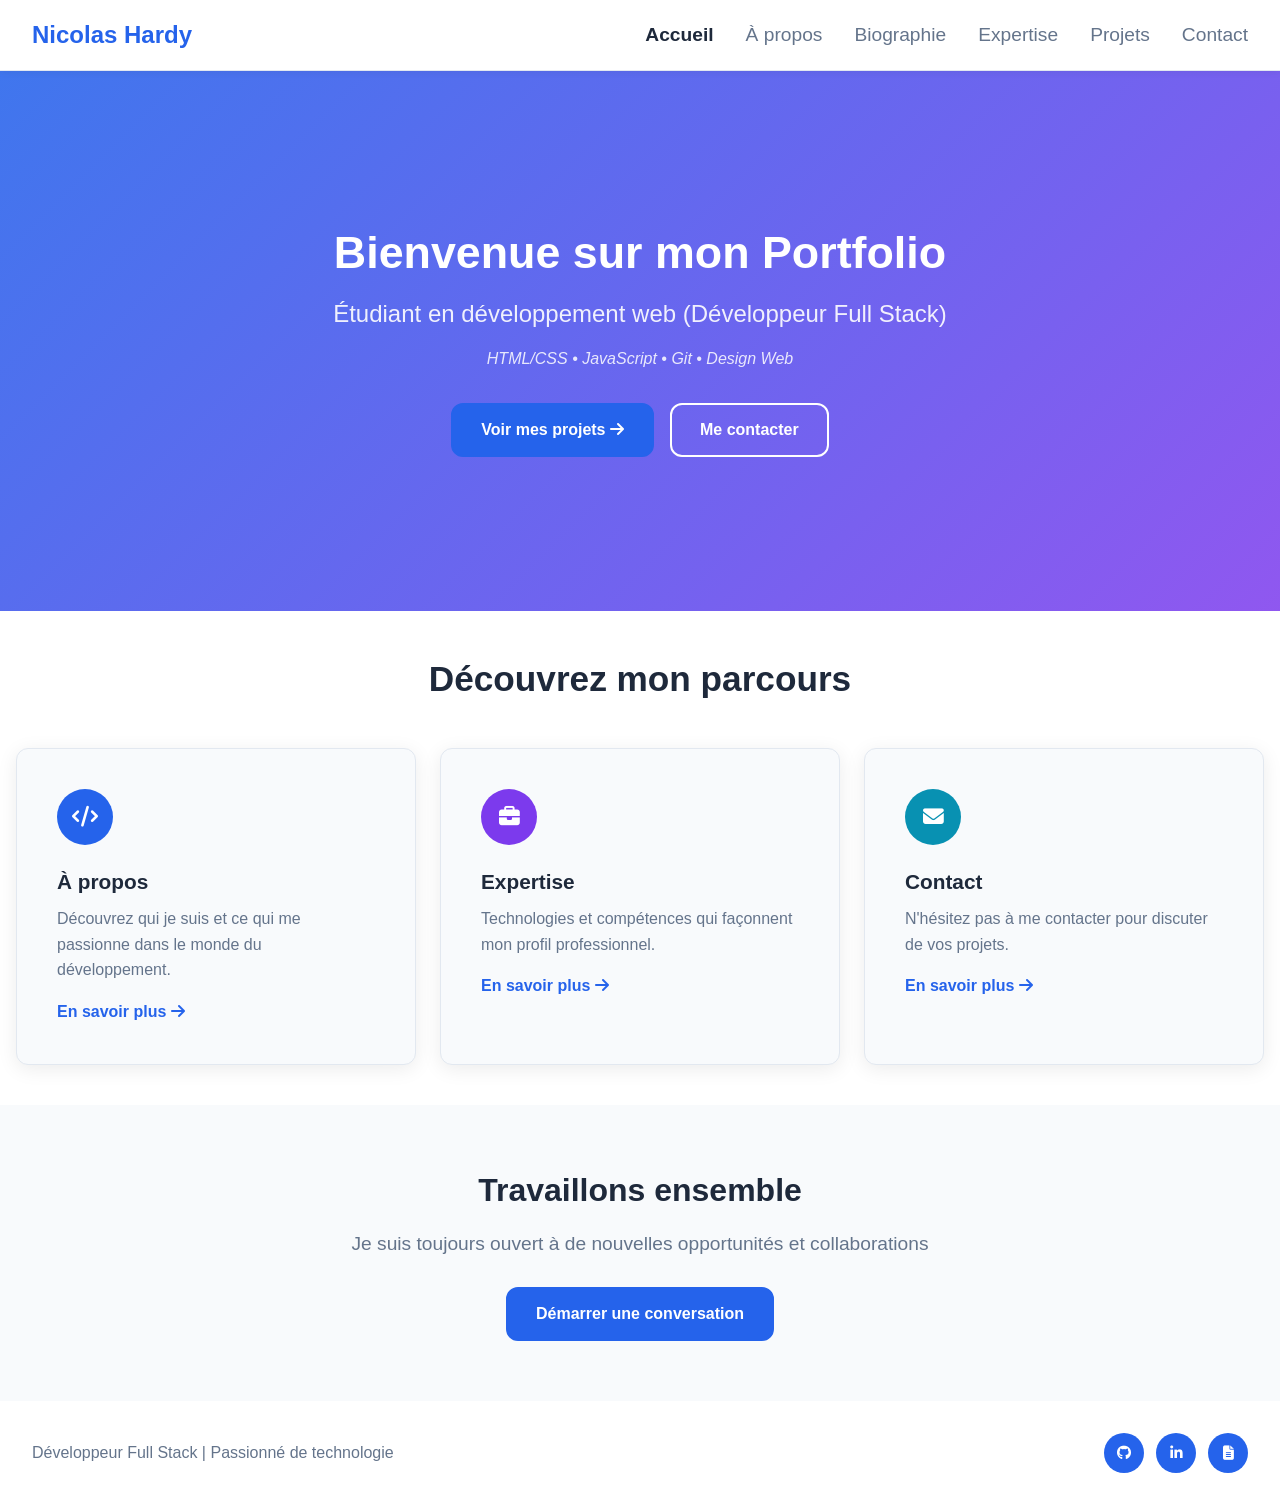
<file: index.html>
<!DOCTYPE html>
<html lang="fr">
<head>
  <meta charset="UTF-8">
  <meta name="viewport" content="width=device-width, initial-scale=1.0">
  <title>Nicolas Hardy – Portfolio</title>
  <link rel="stylesheet" href="css/style.css">
  <!-- Icônes Font Awesome pour les boutons, cartes et réseaux sociaux -->
  <link rel="stylesheet" href="https://cdnjs.cloudflare.com/ajax/libs/font-awesome/6.5.0/css/all.min.css">
</head>
<body>

  <!-- En-tête du site avec logo et navigation -->
  <header class="header">
    <div class="header-conteneur">
      <!-- Logo cliquable qui ramène à la page d'accueil -->
      <a href="index.html" class="logo">Nicolas Hardy</a>

      <!-- Bouton hamburger pour ouvrir le menu mobile -->
      <button class="menu-hamburger" id="menuToggle"
              aria-label="Ouvrir le menu"
              aria-expanded="false"
              aria-controls="navMobile">
        <span class="barre"></span>
        <span class="barre"></span>
        <span class="barre"></span>
      </button>

      <!-- Navigation principale -->
      <nav class="nav-principale" id="navMobile">
        <!-- Bouton pour fermer le menu mobile -->
        <button class="nav-fermer" id="navFermer" aria-label="Fermer le menu">&times;</button> <!-- RÉFÉRENCE: https://numerique.ostralo.net/html_css/p5b_caracteres_speciaux.htm -->
        <!-- Liens de navigation du site -->
        <ul>
          <li><a href="index.html" class="nav-lien actif">Accueil</a></li>
          <li><a href="a-propos.html" class="nav-lien">À propos</a></li>
          <li><a href="biographie.html" class="nav-lien">Biographie</a></li>
          <li><a href="expertise.html" class="nav-lien">Expertise</a></li>
          <li><a href="projets.html" class="nav-lien">Projets</a></li>
          <li><a href="contact.html" class="nav-lien">Contact</a></li>
        </ul>
      </nav>
    </div>
  </header>

   <!-- Contenu principal de la page -->
  <main>

    <!-- Section d'accueil / bannière principale -->
    <section class="accueil-banniere">
      <div class="accueil-banniere-contenu">
        <!-- Titre principal de la page -->
        <h1>Bienvenue sur mon Portfolio</h1>
        <p>Étudiant en développement web (Développeur Full Stack)</p>
        <!-- Technologies et compétences affichées dans la bannière -->
        <p class="accueil-banniere-technologies">HTML/CSS &bull; JavaScript &bull; Git &bull; Design Web</p> <!-- RÉFÉRENCE: https://numerique.ostralo.net/html_css/p5b_caracteres_speciaux.htm -->
        <!-- Boutons d'appel à l'action -->
        <div class="accueil-banniere-boutons">
          <a href="projets.html" class="btn btn-primaire">
            Voir mes projets <i class="fas fa-arrow-right"></i> <!-- RÉFÉRENCE: https://www.angularjswiki.com/fontawesome/ -->
          </a>
          <a href="contact.html" class="btn btn-secondaire">Me contacter</a>
        </div>
      </div>
    </section>

    <!-- Section de présentation des principales pages du portfolio -->
    <section class="accueil-parcours">
      <div class="conteneur">
        <h2 class="section-titre">Découvrez mon parcours</h2>
        <!-- Cartes de présentation des sections principales -->
        <div class="cartes-flex">
          <!-- Carte À propos -->
          <div class="carte">
            <div class="carte-icone icone-bleu">
              <i class="fas fa-code"></i> <!-- RÉFÉRENCE: https://www.angularjswiki.com/fontawesome/ -->
            </div>
            <h3>À propos</h3>
            <p>Découvrez qui je suis et ce qui me passionne dans le monde du développement.</p>
            <a href="a-propos.html" class="lien-carte">En savoir plus <i class="fas fa-arrow-right"></i></a>
          </div>
          <!-- Carte Expertise -->
          <div class="carte">
            <div class="carte-icone icone-violet">
              <i class="fas fa-briefcase"></i> <!-- RÉFÉRENCE: https://www.angularjswiki.com/fontawesome/ -->
            </div>
            <h3>Expertise</h3>
            <p>Technologies et compétences qui façonnent mon profil professionnel.</p>
            <a href="expertise.html" class="lien-carte">En savoir plus <i class="fas fa-arrow-right"></i></a>
          </div>
          <!-- Carte Contact -->
          <div class="carte">
            <div class="carte-icone icone-turquoise">
              <i class="fas fa-envelope"></i> <!-- RÉFÉRENCE: https://www.angularjswiki.com/fontawesome/ -->
            </div>
            <h3>Contact</h3>
            <p>N'hésitez pas à me contacter pour discuter de vos projets.</p>
            <a href="contact.html" class="lien-carte">En savoir plus <i class="fas fa-arrow-right"></i></a>
          </div>

        </div>
      </div>
    </section>

    <!-- Section d’appel à la collaboration -->
    <section class="accueil-collaboration">
      <div class="accueil-collaboration-conteneur">
        <h2>Travaillons ensemble</h2>
        <p>Je suis toujours ouvert à de nouvelles opportunités et collaborations</p>
        <a href="contact.html" class="btn btn-primaire">Démarrer une conversation</a>
      </div>
    </section>

  </main>

  <!-- Pied de page avec texte et liens sociaux -->
  <footer class="footer">
    <div class="footer-conteneur">
      <p>Développeur Full Stack | Passionné de technologie</p>
      <!-- Liens vers les réseaux sociaux et le CV -->
      <div class="footer-liens">
        <a href="https://github.com/CodingIs4All" class="footer-icone"
           aria-label="GitHub" target="_blank" rel="noopener noreferrer">
          <i class="fab fa-github"></i> <!-- RÉFÉRENCE: https://www.angularjswiki.com/fontawesome/ -->
        </a>
        <a href="https://www.linkedin.com/in/nicolas-hardy-998b6428b" class="footer-icone"
           aria-label="LinkedIn" target="_blank" rel="noopener noreferrer">
          <i class="fab fa-linkedin-in"></i> <!-- RÉFÉRENCE: https://www.angularjswiki.com/fontawesome/ -->
        </a>
        <a href="#" class="footer-icone" aria-label="CV">
          <i class="fas fa-file-alt"></i> <!-- RÉFÉRENCE: https://www.angularjswiki.com/fontawesome/ -->
        </a>
      </div>
    </div>
  </footer>
  
  <!-- Script JavaScript principal -->
  <script src="js/main.js"></script>
</body>
</html>
</file>
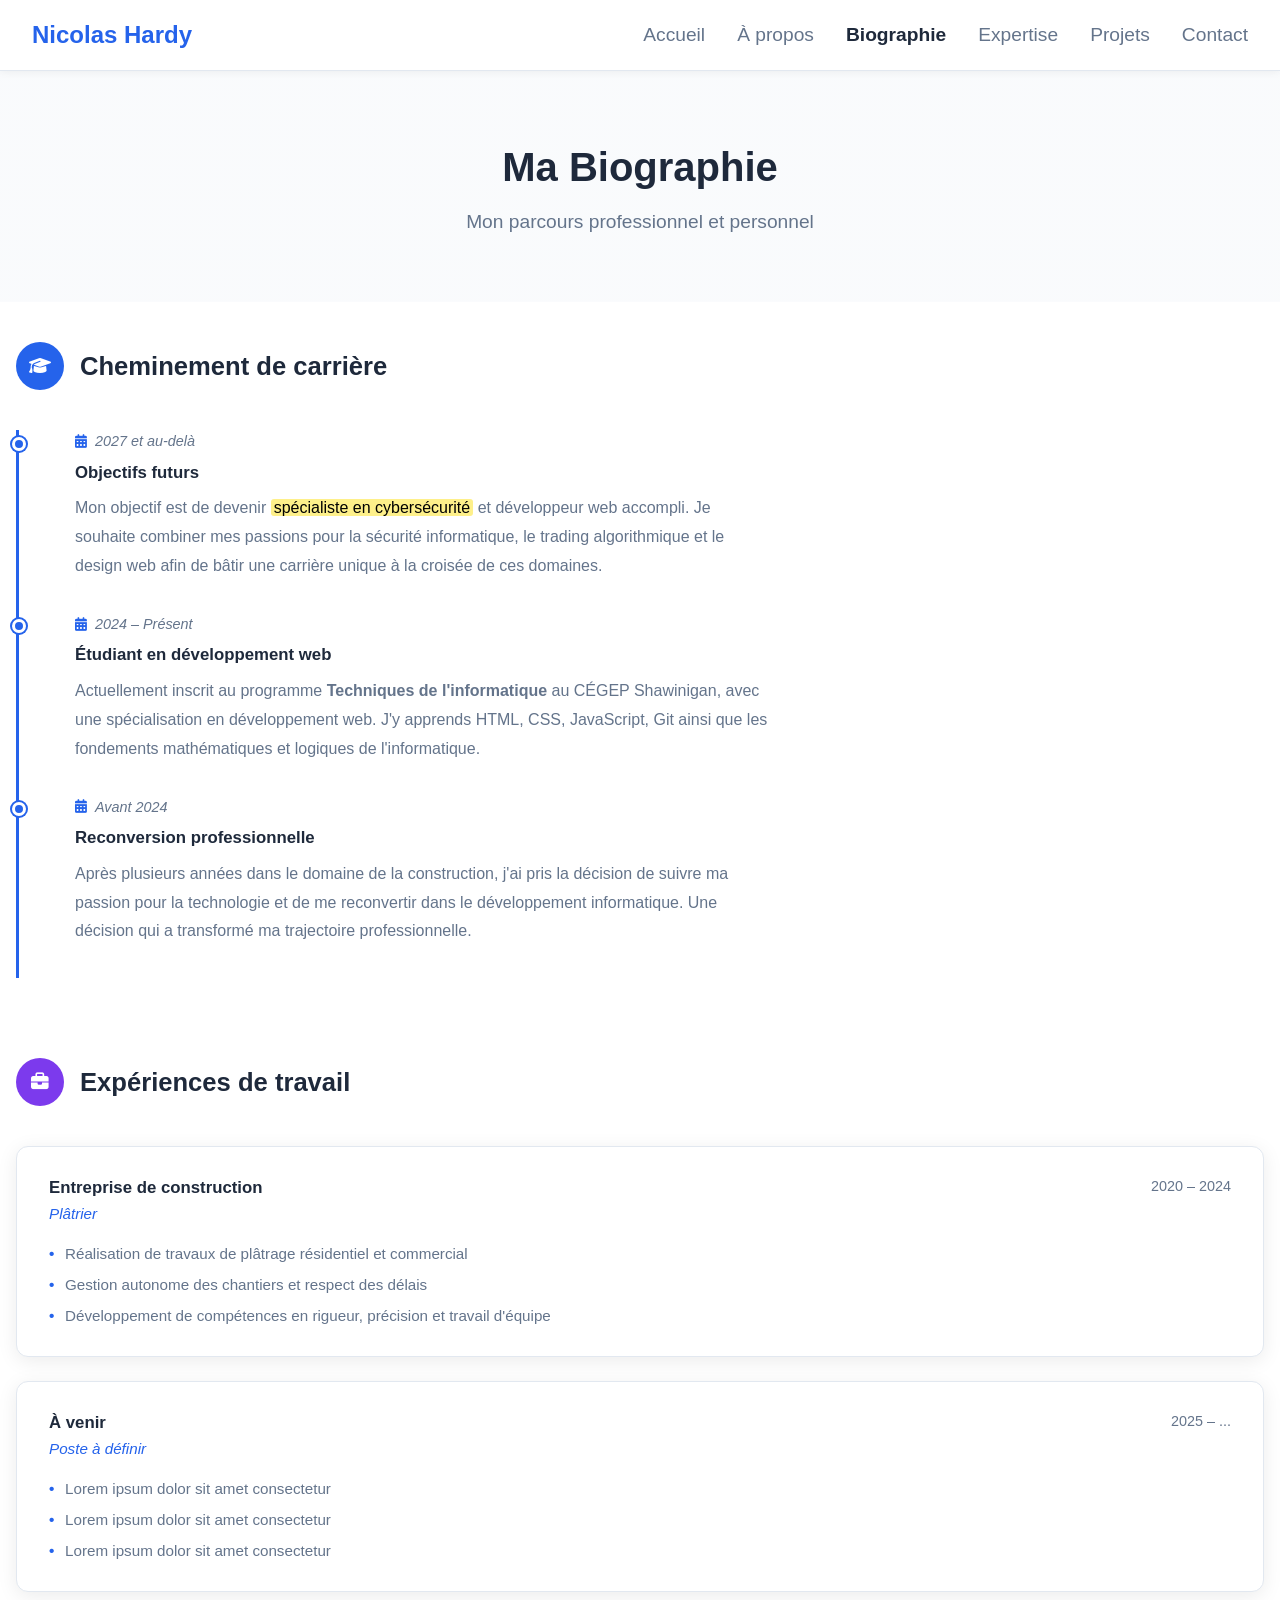
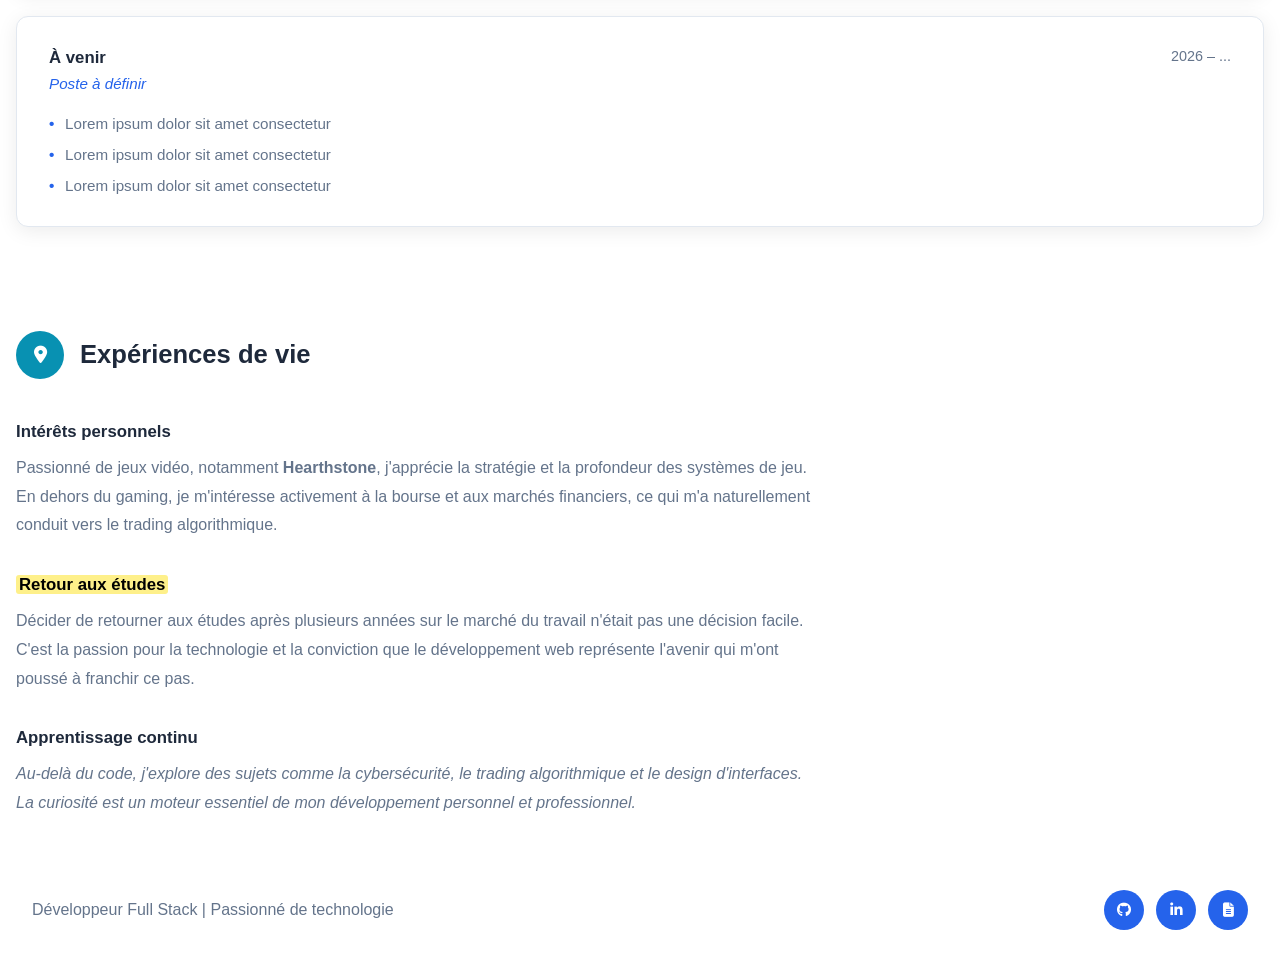
<file: biographie.html>
<!DOCTYPE html>
<html lang="fr">
<head>
  <meta charset="UTF-8">
  <meta name="viewport" content="width=device-width, initial-scale=1.0">
  <title>Nicolas Hardy – Portfolio</title>
  <link rel="stylesheet" href="css/style.css">
  <!-- Icônes Font Awesome pour les boutons, cartes et réseaux sociaux -->
  <link rel="stylesheet" href="https://cdnjs.cloudflare.com/ajax/libs/font-awesome/6.5.0/css/all.min.css">
</head>
<body>

  <!-- En-tête du site avec logo et navigation -->
  <header class="header">
    <div class="header-conteneur">
      <!-- Logo cliquable qui ramène à la page d'accueil -->
      <a href="index.html" class="logo">Nicolas Hardy</a>

      <!-- Bouton hamburger pour ouvrir le menu mobile -->
      <button class="menu-hamburger" id="menuToggle"
              aria-label="Ouvrir le menu"
              aria-expanded="false"
              aria-controls="navMobile">
        <span class="barre"></span>
        <span class="barre"></span>
        <span class="barre"></span>
      </button>

      <!-- Navigation principale -->
      <nav class="nav-principale" id="navMobile">
        <!-- Bouton pour fermer le menu mobile -->
        <button class="nav-fermer" id="navFermer" aria-label="Fermer le menu">&times;</button> <!-- RÉFÉRENCE: https://numerique.ostralo.net/html_css/p5b_caracteres_speciaux.htm -->
        <!-- Liens de navigation du site -->
        <ul>
          <li><a href="index.html" class="nav-lien">Accueil</a></li>
          <li><a href="a-propos.html" class="nav-lien">À propos</a></li>
          <li><a href="biographie.html" class="nav-lien actif">Biographie</a></li>
          <li><a href="expertise.html" class="nav-lien">Expertise</a></li>
          <li><a href="projets.html" class="nav-lien">Projets</a></li>
          <li><a href="contact.html" class="nav-lien">Contact</a></li>
        </ul>
      </nav>
    </div>
  </header>

   <!-- Contenu principal de la page -->
  <main>

    <!-- Bannière d'introduction de la biographie -->
    <section class="banniere">
      <div class="banniere-contenu">
        <h1>Ma Biographie</h1>
        <p>Mon parcours professionnel et personnel</p>
      </div>
    </section>

    <!-- Chronologie du parcours de carrière -->
    <section class="section-bio">
      <div class="conteneur">

        <h2 class="bio-titre-section">
          <span class="bio-icone-titre icone-bleu">
            <i class="fas fa-graduation-cap"></i>
          </span>
          Cheminement de carrière
        </h2>

        <div class="timeline">
          <!-- Objectifs futurs -->
          <div class="timeline-item">
            <div class="timeline-date">
              <i class="fas fa-calendar-alt"></i>
              <span>2027 et au-delà</span>
            </div>
            <h3>Objectifs futurs</h3>
            <p>
              Mon objectif est de devenir <mark>spécialiste en cybersécurité</mark> et
              développeur web accompli. Je souhaite combiner mes passions pour la sécurité
              informatique, le trading algorithmique et le design web afin de bâtir une
              carrière unique à la croisée de ces domaines.
            </p>
          </div>

          <!-- Formation actuelle -->
          <div class="timeline-item">
            <div class="timeline-date">
              <i class="fas fa-calendar-alt"></i>
              <span>2024 – Présent</span>
            </div>
            <h3>Étudiant en développement web</h3>
            <p>
              Actuellement inscrit au programme <strong>Techniques de l'informatique</strong>
              au CÉGEP Shawinigan, avec une spécialisation en développement web. J'y apprends
              HTML, CSS, JavaScript, Git ainsi que les fondements mathématiques et logiques
              de l'informatique.
            </p>
          </div>

          <!-- Reconversion professionnelle -->
          <div class="timeline-item">
            <div class="timeline-date">
              <i class="fas fa-calendar-alt"></i>
              <span>Avant 2024</span>
            </div>
            <h3>Reconversion professionnelle</h3>
            <p>
              Après plusieurs années dans le domaine de la construction, j'ai pris la
              décision de suivre ma passion pour la technologie et de me reconvertir dans
              le développement informatique. Une décision qui a transformé ma trajectoire
              professionnelle.
            </p>
          </div>

        </div>
      </div>
    </section>

    <!-- Expériences de travail -->
    <section class="section-bio">
      <div class="conteneur">

        <h2 class="bio-titre-section">
          <span class="bio-icone-titre icone-violet">
            <i class="fas fa-briefcase"></i>
          </span>
          Expériences de travail
        </h2>

        <!-- Expérience principale -->
        <div class="experience-carte">
          <div class="experience-entete">
            <div>
              <h3 class="experience-entreprise">Entreprise de construction</h3>
              <p class="experience-poste">Plâtrier</p>
            </div>
            <span class="experience-date">2020 – 2024</span>
          </div>
          <ul class="experience-liste">
            <li>Réalisation de travaux de plâtrage résidentiel et commercial</li>
            <li>Gestion autonome des chantiers et respect des délais</li>
            <li>Développement de compétences en rigueur, précision et travail d'équipe</li>
          </ul>
        </div>

        <!-- Première expérience à venir -->
        <div class="experience-carte">
          <div class="experience-entete">
            <div>
              <h3 class="experience-entreprise">À venir</h3>
              <p class="experience-poste">Poste à définir</p>
            </div>
            <span class="experience-date">2025 – ...</span>
          </div>
          <ul class="experience-liste">
            <li>Lorem ipsum dolor sit amet consectetur</li>
            <li>Lorem ipsum dolor sit amet consectetur</li>
            <li>Lorem ipsum dolor sit amet consectetur</li>
          </ul>
        </div>

        <!-- Deuxième expérience à venir -->
        <div class="experience-carte">
          <div class="experience-entete">
            <div>
              <h3 class="experience-entreprise">À venir</h3>
              <p class="experience-poste">Poste à définir</p>
            </div>
            <span class="experience-date">2026 – ...</span>
          </div>
          <ul class="experience-liste">
            <li>Lorem ipsum dolor sit amet consectetur</li>
            <li>Lorem ipsum dolor sit amet consectetur</li>
            <li>Lorem ipsum dolor sit amet consectetur</li>
          </ul>
        </div>

      </div>
    </section>

    <!-- Expériences de vie et centres d'intérêt -->
    <section class="section-bio">
      <div class="conteneur">

        <h2 class="bio-titre-section">
          <span class="bio-icone-titre icone-turquoise">
            <i class="fas fa-map-marker-alt"></i>
          </span>
          Expériences de vie
        </h2>

        <div class="vie-blocs">
          <!-- Intérêts personnels -->
          <div class="vie-bloc">
            <h3>Intérêts personnels</h3>
            <p>
              Passionné de jeux vidéo, notamment <strong>Hearthstone</strong>,
              j'apprécie la stratégie et la profondeur des systèmes de jeu. En dehors du
              gaming, je m'intéresse activement à la bourse et aux marchés financiers,
              ce qui m'a naturellement conduit vers le trading algorithmique.
            </p>
          </div>

          <!-- Retour aux études -->
          <div class="vie-bloc">
            <h3><mark>Retour aux études</mark></h3>
            <p>
              Décider de retourner aux études après plusieurs années sur le marché du
              travail n'était pas une décision facile. C'est la passion pour la technologie
              et la conviction que le développement web représente l'avenir qui m'ont
              poussé à franchir ce pas.
            </p>
          </div>

          <!-- Apprentissage continu -->
          <div class="vie-bloc">
            <h3>Apprentissage continu</h3>
            <p>
              <em>
                Au-delà du code, j'explore des sujets comme la cybersécurité, le trading
                algorithmique et le design d'interfaces. La curiosité est un moteur
                essentiel de mon développement personnel et professionnel.
              </em>
            </p>
          </div>

        </div>
      </div>
    </section>

  </main>

  <!-- Pied de page avec texte et liens sociaux -->
  <footer class="footer">
    <div class="footer-conteneur">
      <p>Développeur Full Stack | Passionné de technologie</p>
      <!-- Liens vers les réseaux sociaux et le CV -->
      <div class="footer-liens">
        <a href="https://github.com/CodingIs4All" class="footer-icone"
           aria-label="GitHub" target="_blank" rel="noopener noreferrer">
          <i class="fab fa-github"></i> <!-- RÉFÉRENCE: https://www.angularjswiki.com/fontawesome/ -->
        </a>
        <a href="https://www.linkedin.com/in/nicolas-hardy-998b6428b" class="footer-icone"
           aria-label="LinkedIn" target="_blank" rel="noopener noreferrer">
          <i class="fab fa-linkedin-in"></i> <!-- RÉFÉRENCE: https://www.angularjswiki.com/fontawesome/ -->
        </a>
        <a href="#" class="footer-icone" aria-label="CV">
          <i class="fas fa-file-alt"></i> <!-- RÉFÉRENCE: https://www.angularjswiki.com/fontawesome/ -->
        </a>
      </div>
    </div>
  </footer>
  
  <!-- Script JavaScript principal -->
  <script src="js/main.js"></script>
</body>
</html>
</file>
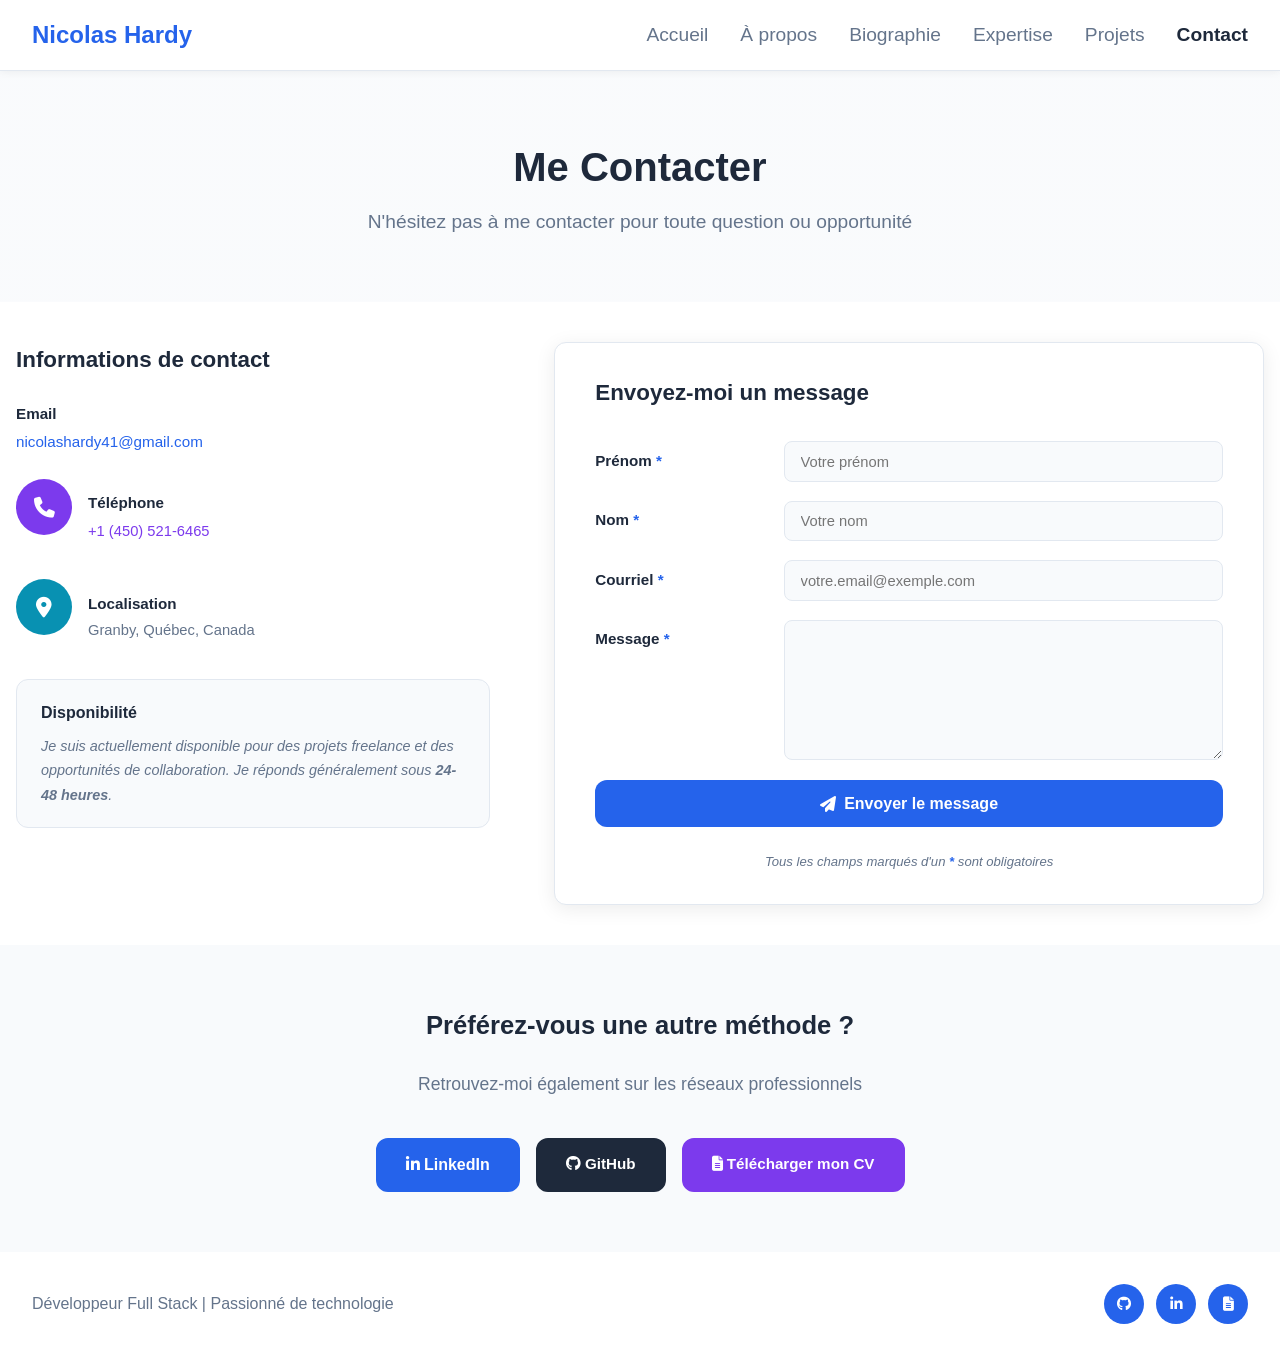
<file: contact.html>
<!DOCTYPE html>
<html lang="fr">
<head>
  <meta charset="UTF-8">
  <meta name="viewport" content="width=device-width, initial-scale=1.0">
  <title>Nicolas Hardy – Portfolio</title>
  <link rel="stylesheet" href="css/style.css">
  <!-- Icônes Font Awesome pour les boutons, cartes et réseaux sociaux -->
  <link rel="stylesheet" href="https://cdnjs.cloudflare.com/ajax/libs/font-awesome/6.5.0/css/all.min.css">
</head>
<body>

  <!-- En-tête du site avec logo et navigation -->
  <header class="header">
    <div class="header-conteneur">
      <!-- Logo cliquable qui ramène à la page d'accueil -->
      <a href="index.html" class="logo">Nicolas Hardy</a>

      <!-- Bouton hamburger pour ouvrir le menu mobile -->
      <button class="menu-hamburger" id="menuToggle"
              aria-label="Ouvrir le menu"
              aria-expanded="false"
              aria-controls="navMobile">
        <span class="barre"></span>
        <span class="barre"></span>
        <span class="barre"></span>
      </button>

      <!-- Navigation principale -->
      <nav class="nav-principale" id="navMobile">
        <!-- Bouton pour fermer le menu mobile -->
        <button class="nav-fermer" id="navFermer" aria-label="Fermer le menu">&times;</button> <!-- RÉFÉRENCE: https://numerique.ostralo.net/html_css/p5b_caracteres_speciaux.htm -->
        <!-- Liens de navigation du site -->
        <ul>
          <li><a href="index.html" class="nav-lien">Accueil</a></li>
          <li><a href="a-propos.html" class="nav-lien">À propos</a></li>
          <li><a href="biographie.html" class="nav-lien">Biographie</a></li>
          <li><a href="expertise.html" class="nav-lien">Expertise</a></li>
          <li><a href="projets.html" class="nav-lien">Projets</a></li>
          <li><a href="contact.html" class="nav-lien actif">Contact</a></li>
        </ul>
      </nav>
    </div>
  </header>

   <!-- Contenu principal de la page -->
  <main>

    <!-- Bannière d'introduction de la page contact -->
    <section class="banniere">
      <div class="banniere-contenu">
        <h1>Me Contacter</h1>
        <p>N'hésitez pas à me contacter pour toute question ou opportunité</p>
      </div>
    </section>

    <!-- Section principale avec informations de contact et formulaire -->
    <section class="section-contact">
      <div class="conteneur">
        <div class="contact-flex">

          <!-- Colonne gauche – Informations de contact -->
          <div class="contact-infos">
            <h2 class="contact-infos-titre">Informations de contact</h2>

            <!-- Adresse courriel -->
            <div>
              <p class="contact-label">Email</p>
              <a href="mailto:nicolashardy41@gmail.com" class="contact-email-lien">
                nicolashardy41@gmail.com
              </a>
            </div>

            <!-- Numéro de téléphone -->
            <div class="contact-item">
              <span class="carte-icone icone-violet">
                <i class="fas fa-phone"></i>
              </span>
              <div>
                <p class="contact-item-titre">Téléphone</p>
                <a href="tel:+14505216465" class="contact-item-valeur">
                  +1 (450) 521-6465
                </a>
              </div>
            </div>

            <!-- Localisation géographique -->
            <div class="contact-item">
              <span class="carte-icone icone-turquoise">
                <i class="fas fa-map-marker-alt"></i>
              </span>
              <div>
                <p class="contact-item-titre">Localisation</p>
                <p class="contact-item-texte">Granby, Québec, Canada</p>
              </div>
            </div>

            <!-- Encadré de disponibilité pour collaborations -->
            <div class="contact-dispo">
              <h3 class="contact-dispo-titre">Disponibilité</h3>
              <p>
                Je suis actuellement disponible pour des projets freelance et des
                opportunités de collaboration. Je réponds généralement sous
                <strong>24-48 heures</strong>.
              </p>
            </div>
          </div>

          <!-- Colonne droite – Formulaire de contact -->
          <div class="contact-formulaire-wrap">
            <h2 class="contact-formulaire-titre">Envoyez-moi un message</h2>

             <!-- Formulaire avec champs prénom, nom, courriel et message -->
            <form action="https://www.w3schools.com/action_page.php" method="post" target="_blank">
              <table class="contact-table">
                <tbody>
                  <tr>
                    <th><label for="prenom">Prénom <span class="obligatoire">*</span></label></th>
                    <td>
                      <input
                        type="text"
                        id="prenom"
                        name="prenom"
                        placeholder="Votre prénom"
                        required>
                    </td>
                  </tr>
                  <tr>
                    <th><label for="nom">Nom <span class="obligatoire">*</span></label></th>
                    <td>
                      <input
                        type="text"
                        id="nom"
                        name="nom"
                        placeholder="Votre nom"
                        required>
                    </td>
                  </tr>
                  <tr>
                    <th><label for="courriel">Courriel <span class="obligatoire">*</span></label></th>
                    <td>
                      <input
                        type="email"
                        id="courriel"
                        name="courriel"
                        placeholder="votre.email@exemple.com"
                        required>
                    </td>
                  </tr>
                  <tr>
                    <th>
                      <label for="message">Message <span class="obligatoire">*</span></label>
                    </th>
                    <td>
                      <textarea
                        id="message"
                        name="message"
                        placeholder="Votre message..."
                        rows="6"
                        required>
                      </textarea>
                    </td>
                  </tr>
                </tbody>
              </table>

              <button type="submit" class="btn-envoyer">
                <i class="fas fa-paper-plane"></i>
                Envoyer le message
              </button>
              <p class="contact-obligatoire">
                <em>Tous les champs marqués d'un <span class="obligatoire">*</span> sont obligatoires</em>
              </p>
            </form>
          </div>
        </div>
      </div>
    </section>

     <!-- Section de contact alternatif via les réseaux professionnels -->
    <section class="section-autre-methode">
      <div class="conteneur-cta">
        <h2>Préférez-vous une autre méthode ?</h2>
        <p>Retrouvez-moi également sur les réseaux professionnels</p>
        <!-- Boutons vers LinkedIn, GitHub et le CV -->
        <div class="autre-methode-boutons">
          <a href="https://www.linkedin.com/in/nicolas-hardy-998b6428b" class="btn btn-primaire">
            <i class="fab fa-linkedin-in"></i> LinkedIn
          </a>
          <a href="https://github.com/CodingIs4All" class="btn btn-github">
            <i class="fab fa-github"></i> GitHub
          </a>
          <a href="#" class="btn btn-cv">
            <i class="fas fa-file-alt"></i> Télécharger mon CV
          </a>
        </div>
      </div>
    </section>
  </main>

  <!-- Pied de page avec texte et liens sociaux -->
  <footer class="footer">
    <div class="footer-conteneur">
      <p>Développeur Full Stack | Passionné de technologie</p>
      <!-- Liens vers les réseaux sociaux et le CV -->
      <div class="footer-liens">
        <a href="https://github.com/CodingIs4All" class="footer-icone"
           aria-label="GitHub" target="_blank" rel="noopener noreferrer">
          <i class="fab fa-github"></i> <!-- RÉFÉRENCE: https://www.angularjswiki.com/fontawesome/ -->
        </a>
        <a href="https://www.linkedin.com/in/nicolas-hardy-998b6428b" class="footer-icone"
           aria-label="LinkedIn" target="_blank" rel="noopener noreferrer">
          <i class="fab fa-linkedin-in"></i> <!-- RÉFÉRENCE: https://www.angularjswiki.com/fontawesome/ -->
        </a>
        <a href="#" class="footer-icone" aria-label="CV">
          <i class="fas fa-file-alt"></i> <!-- RÉFÉRENCE: https://www.angularjswiki.com/fontawesome/ -->
        </a>
      </div>
    </div>
  </footer>
  
  <!-- Script JavaScript principal -->
  <script src="js/main.js"></script>
</body>
</html>
</file>
<file: css/style.css>
/* ============================================
   VARIABLES CSS
   ============================================ */

/* MOBILE — par défaut (mobile-first) */
:root {
  --couleur-primaire: #2563eb;
  --couleur-secondaire: #7c3aed;
  --couleur-turquoise: #0891b2;
  --couleur-texte: #1e293b;
  --couleur-texte-leger: #64748b;
  --couleur-fond: #ffffff;
  --couleur-fond-leger: #f8fafc;
  --couleur-bordure: #e2e8f0;

  /* RÉFÉRENCE: https://box-shadow.dev/ */
  --rayon-bordure: 12px;
  --ombre: 0 4px 20px rgba(0, 0, 0, 0.08);
  --transition: all 0.3s ease;

  --espacement: 1rem;
  --padding-section: 48px 1.25rem;
  --taille-conteneur: 1500px;
  --taille-titre-principal: 1.8rem;
}

/* TABLET — 768px et + */
@media (min-width: 768px) {
  :root {
    --espacement: 1.25rem;
    --padding-section: 64px 2.5rem;
    --taille-titre-principal: 2.2rem;
  }
}

/* DESKTOP — 1024px et + */
@media (min-width: 1024px) {
  :root {
    --espacement: 1.5rem;
    --padding-section: 40px 1rem;
    --taille-titre-principal: 2.8rem;
  }
}

/* ============================================
   RESET & BASE
   ============================================ */
/* RÉFÉRENCE: https://www.w3schools.com/cssref/sel_all.php 
              https://www.w3schools.com/cssref/css_ref_pseudo_elements.php 
              https://www.w3schools.com/cssref/css_inherit.php 
              https://www.w3schools.com/tags/tag_mark.asp */
*,
*::before,
*::after {
  box-sizing: border-box;
  margin: 0;
  padding: 0;
}

body {
  font-family: Helvetica, Arial, sans-serif;
  color: var(--couleur-texte);
  background-color: var(--couleur-fond);
  line-height: 1.6;
}

a {
  text-decoration: none;
  color: inherit;
}

ul {
  list-style: none;
}

img {
  max-width: 100%;
  display: block;
}

mark {
  background-color: #fef08a;
  padding: 0 3px;
  border-radius: 3px;
}

/* ============================================
   CONTENEUR CENTRÉ
   ============================================ */
.conteneur {
  max-width: var(--taille-conteneur);
  margin: 0 auto;
  padding: var(--padding-section);
}

/* ============================================
   HEADER & NAVIGATION
   ============================================ */
/* RÉFÉRENCE: https://www.w3schools.com/howto/howto_css_sticky_element.asp
              https://www.w3schools.com/cssref/pr_font_weight.php */
.header {
  position: sticky;
  top: 0;
  background-color: var(--couleur-fond);
  border-bottom: 1px solid var(--couleur-bordure);
  box-shadow: 0 1px 8px rgba(0, 0, 0, 0.06);
  z-index: 100;
}

.header-conteneur {
  max-width: var(--taille-conteneur);
  margin: 0 auto;
  padding: 1rem 1.25rem;
  display: flex;
  justify-content: space-between;
  align-items: center;
}

.logo {
  font-size: 1.5rem;
  font-weight: 700;
  color: var(--couleur-primaire);
  transition: var(--transition);
}

.logo:hover {
  color: #1d4ed8;
}

.nav-principale ul {
  display: flex;
  gap: 1rem;
  align-items: center;
  flex-wrap: wrap;
}

.nav-lien {
  font-size: 0.9rem;
  font-weight: 500;
  color: var(--couleur-texte-leger);
  transition: var(--transition);
  padding-bottom: 2px;
}

.nav-lien:hover {
  color: var(--couleur-primaire);
}

.nav-lien.actif {
  color: var(--couleur-texte);
  font-weight: 700;
}

@media (min-width: 768px) {
  .header-conteneur {
    padding: 1rem 2.5rem;
  }

  .nav-principale ul {
    gap: 1.5rem;
  }

  .nav-lien {
    font-size: 0.95rem;
  }
}

@media (min-width: 1024px) {
  .header-conteneur {
    padding: 1rem 2rem;
  }

  .nav-principale ul {
    gap: 2rem;
  }

  .nav-lien {
    font-size: 1.2rem;
  }
}

/* ============================================
   HAMBURGER — Bouton mobile
   ============================================ */
/*RÉFÉRENCES: https://www.w3schools.com/css/css3_transitions_timing.asp
              https://www.joshwcomeau.com/css/transforms/
              https://www.w3schools.com/cssref/css_functions.php */

.menu-hamburger {
  display: none;
  flex-direction: column;
  justify-content: center;
  gap: 5px;
  background: none;
  border: 2px solid transparent;
  border-radius: 8px;
  cursor: pointer;
  padding: 0.45rem 0.5rem;
  transition: border-color 0.3s ease;
}

.barre {
  display: block;
  width: 22px;
  height: 2.5px;
  background-color: var(--couleur-primaire);
  border-radius: 2px;
  transition: transform 0.3s ease, opacity 0.3s ease;
}

.menu-hamburger[aria-expanded="true"] {
  border-color: var(--couleur-bordure);
}

.menu-hamburger[aria-expanded="true"] .barre:nth-child(1) {
  transform: translateY(7.5px) rotate(45deg);
}

.menu-hamburger[aria-expanded="true"] .barre:nth-child(2) {
  opacity: 0;
  transform: scaleX(0);
}

.menu-hamburger[aria-expanded="true"] .barre:nth-child(3) {
  transform: translateY(-7.5px) rotate(-45deg);
}

.header-menu-ouvert {
  position: fixed;
  top: 0;
  left: 0;
  right: 0;
  z-index: 200;
}

.nav-fermer {
  display: none;
}

@media (max-width: 767px) {
  .menu-hamburger {
    display: flex;
  }

  .nav-principale {
    position: fixed;
    top: 0;
    left: 0;
    right: 0;
    min-height: 50vh;
    background-color: #ffffff;
    z-index: 150;
    display: flex;
    flex-direction: column;
    align-items: center;
    justify-content: center;
    padding-top: 4rem;
    box-shadow: 0 8px 30px rgba(0, 0, 0, 0.15);
    transform: translateY(-110%);
    visibility: hidden;
    transition: transform 0.4s ease, visibility 0.4s ease;
  }

  .nav-principale.nav-ouverte {
    transform: translateY(0);
    visibility: visible;
  }

  .nav-fermer {
    display: flex;
    align-items: center;
    justify-content: center;
    position: absolute;
    top: 1rem;
    right: 1rem;
    width: 36px;
    height: 36px;
    background: none;
    border: 1.5px solid var(--couleur-bordure);
    border-radius: 8px;
    cursor: pointer;
    font-size: 1.5rem;
    color: var(--couleur-texte);
    line-height: 1;
    transition: var(--transition);
  }

  .nav-fermer:hover {
    background-color: var(--couleur-fond-leger);
  }

  .nav-principale ul {
    flex-direction: column;
    gap: 1.5rem;
    align-items: center;
  }

  .nav-lien {
    font-size: 1.15rem;
  }

  .nav-lien.actif {
    background-color: var(--couleur-primaire);
    color: #ffffff;
    border-radius: var(--rayon-bordure);
    padding: 0.5rem 2.5rem;
  }
}

/* ============================================
   BOUTONS
   ============================================ */
.btn {
  display: inline-block;
  padding: 0.75rem 1.75rem;
  border-radius: var(--rayon-bordure);
  font-weight: 600;
  font-size: 0.95rem;
  border: 2px solid transparent;
  transition: var(--transition);
}

.btn-primaire {
  background-color: var(--couleur-primaire);
  color: #ffffff;
  border-color: var(--couleur-primaire);
}

.btn-primaire:hover {
  background-color: #1d4ed8;
  border-color: #1d4ed8;
  transform: translateY(-2px);
  box-shadow: 0 6px 20px rgba(37, 99, 235, 0.4);
}

.btn-secondaire {
  background-color: transparent;
  color: #ffffff;
  border-color: #ffffff;
}

.btn-secondaire:hover {
  background-color: rgba(255, 255, 255, 0.15);
  transform: translateY(-2px);
}

.btn-secondaire-sombre {
  background-color: transparent;
  color: var(--couleur-texte);
  border: 2px solid var(--couleur-texte);
}

.btn-secondaire-sombre:hover {
  background-color: var(--couleur-texte);
  color: #ffffff;
  transform: translateY(-2px);
}

.btn-github {
  background-color: #1e293b;
  color: #ffffff;
  border: 2px solid #1e293b;
}

.btn-github:hover {
  background-color: #0f172a;
  transform: translateY(-2px);
}

.btn-cv {
  background-color: var(--couleur-secondaire);
  color: #ffffff;
  border: 2px solid var(--couleur-secondaire);
}

.btn-cv:hover {
  background-color: #6d28d9;
  transform: translateY(-2px);
}

@media (min-width: 1024px) {
  .btn-primaire {
    font-size: 1rem;
  }

  .btn-secondaire {
    font-size: 1rem;
  }
}

/* ============================================
   SECTION TITRE COMMUN
   ============================================ */
.section-titre {
  text-align: center;
  font-size: 1.6rem;
  font-weight: 700;
  margin-bottom: 2.5rem;
}

@media (min-width: 768px) {
  .section-titre {
    font-size: 1.8rem;
  }
}

@media (min-width: 1024px) {
  .section-titre {
    font-size: 2.2rem;
  }
}

/* ============================================
   CARTES FLEX — communes
   ============================================ */
.cartes-flex {
  display: flex;
  gap: var(--espacement);
  flex-wrap: wrap;
  justify-content: center;
}

.carte {
  background-color: var(--couleur-fond-leger);
  border: 1px solid var(--couleur-bordure);
  border-radius: var(--rayon-bordure);
  padding: 2.5rem;
  flex: 1;
  min-width: 260px;
  box-shadow: var(--ombre);
  transition: var(--transition);
}

.carte:hover {
  transform: translateY(-6px);
  box-shadow: 0 12px 32px rgba(0, 0, 0, 0.12);
}

.carte-icone {
  width: 56px;
  height: 56px;
  border-radius: 50%;
  display: flex;
  align-items: center;
  justify-content: center;
  font-size: 1.3rem;
  color: #ffffff;
  margin-bottom: 1.25rem;
  flex-shrink: 0;
}

.icone-bleu {
  background-color: var(--couleur-primaire);
}

.icone-violet {
  background-color: var(--couleur-secondaire);
}

.icone-turquoise {
  background-color: var(--couleur-turquoise);
}

.carte h3 {
  font-size: 1.1rem;
  font-weight: 700;
  margin-bottom: 0.5rem;
}

.carte p {
  font-size: 0.9rem;
  color: var(--couleur-texte-leger);
  margin-bottom: 1rem;
}

.lien-carte {
  color: var(--couleur-primaire);
  font-size: 0.9rem;
  font-weight: 600;
  transition: var(--transition);
}

.lien-carte:hover {
  color: #1d4ed8;
  text-decoration: underline;
}

@media (min-width: 1024px) {
  .carte h3 {
    font-size: 1.3rem;
  }

  .carte p {
    font-size: 1rem;
  }

  .lien-carte {
    font-size: 1rem;
  }
}

/* ============================================
   SECTION CTA — commune
   ============================================ */
.section-cta {
  background-color: var(--couleur-fond-leger);
}

.conteneur-cta {
  max-width: var(--taille-conteneur);
  margin: 0 auto;
  padding: var(--padding-section);
  text-align: center;
  display: flex;
  flex-direction: column;
  align-items: center;
  gap: 1rem;
}

.conteneur-cta h2 {
  font-size: 1.5rem;
  font-weight: 700;
  color: var(--couleur-texte);
}

.conteneur-cta p {
  color: var(--couleur-texte-leger);
  max-width: 600px;
}

.cta-boutons {
  display: flex;
  gap: 1rem;
  justify-content: center;
  flex-wrap: wrap;
  margin-top: 0.5rem;
}

@media (min-width: 768px) {
  .conteneur-cta h2 {
    font-size: 1.8rem;
  }

  .conteneur-cta p {
    font-size: 1.05rem;
  }
}

@media (min-width: 1024px) {
  .conteneur-cta {
    padding: 60px 2rem;
  }

  .conteneur-cta h2 {
    font-size: 2rem;
  }

  .conteneur-cta p {
    font-size: 1.1rem;
  }
}

/* ============================================
   FOOTER
   ============================================ */
.footer {
  background-color: var(--couleur-fond);
}

.footer-conteneur {
  max-width: var(--taille-conteneur);
  margin: 0 auto;
  padding: 1rem 1.25rem;
  display: flex;
  flex-direction: column;
  align-items: center;
  gap: 1rem;
  text-align: center;
}

.footer p {
  font-size: 0.9rem;
  color: var(--couleur-texte-leger);
}

.footer-liens {
  display: flex;
  gap: 0.75rem;
}

.footer-icone {
  width: 40px;
  height: 40px;
  background-color: var(--couleur-primaire);
  color: #ffffff;
  border-radius: 50%;
  display: flex;
  align-items: center;
  justify-content: center;
  font-size: 0.9rem;
  transition: var(--transition);
}

.footer-icone:hover {
  background-color: #1d4ed8;
  transform: translateY(-2px);
}

@media (min-width: 768px) {
  .footer-conteneur {
    flex-direction: row;
    justify-content: space-between;
    text-align: left;
    padding: 1rem 2.5rem;
  }
}

@media (min-width: 1024px) {
  .footer-conteneur {
    padding: 2rem 2rem;
  }

  .footer p {
    font-size: 1rem;
  }
}

/* ============================================
   ACCUEIL — Bannière principale
   ============================================ */
/* RÉFÉRENCE : https://www.w3schools.com/cssref/func_linear-gradient.php */

.accueil-banniere {
  min-height: 60vh;
  display: flex;
  align-items: center;
  justify-content: center;
  text-align: center;
  padding: 2rem 1.25rem;
  color: #ffffff;
  background-image:
    linear-gradient(135deg, rgba(37, 99, 235, 0.88), rgba(124, 58, 237, 0.85)),
    url('https://images.unsplash.com/photo-1555066931-4365d14bab8c?w=1920&q=80');
  background-size: cover;
  background-position: center;
}

.accueil-banniere-contenu {
  max-width: 720px;
}

.accueil-banniere-contenu h1 {
  font-size: var(--taille-titre-principal);
  font-weight: 700;
  line-height: 1.2;
  margin-bottom: 1rem;
}

.accueil-banniere-contenu p {
  font-size: 1rem;
  opacity: 0.9;
  margin-bottom: 0.75rem;
}

.accueil-banniere-contenu p.accueil-banniere-technologies {
  font-style: italic;
  font-size: 0.9rem;
  opacity: 0.85;
  margin-bottom: 2rem;
}

.accueil-banniere-boutons {
  display: flex;
  gap: 1rem;
  justify-content: center;
  flex-wrap: wrap;
}

@media (min-width: 768px) {
  .accueil-banniere {
    padding: 2rem 2.5rem;
  }

  .accueil-banniere-contenu p {
    font-size: 1.05rem;
  }

  .accueil-banniere-contenu p.accueil-banniere-technologies {
    font-size: 0.95rem;
  }
}

@media (min-width: 1024px) {
  .accueil-banniere {
    padding: 2rem 4rem;
  }

  .accueil-banniere-contenu p {
    font-size: 1.5rem;
  }

  .accueil-banniere-contenu p.accueil-banniere-technologies {
    font-size: 1rem;
  }
}

/* ============================================
   ACCUEIL — Section parcours
   ============================================ */
.accueil-parcours {
  background-color: var(--couleur-fond);
}

/* ============================================
   ACCUEIL — Section collaboration
   ============================================ */
.accueil-collaboration {
  background-color: var(--couleur-fond-leger);
}

.accueil-collaboration-conteneur {
  max-width: var(--taille-conteneur);
  margin: 0 auto;
  padding: var(--padding-section);
  text-align: center;
}

.accueil-collaboration-conteneur h2 {
  font-size: 1.5rem;
  font-weight: 700;
  margin-bottom: 0.75rem;
}

.accueil-collaboration-conteneur p {
  color: var(--couleur-texte-leger);
  margin-bottom: 1.75rem;
}

@media (min-width: 1024px) {
  .accueil-collaboration-conteneur {
    padding: 60px 2rem;
  }

  .accueil-collaboration-conteneur h2 {
    font-size: 2rem;
  }

  .accueil-collaboration-conteneur p {
    font-size: 1.2rem;
  }
}

/* ============================================
   BANNIÈRE — pages intérieures
   ============================================ */
.banniere {
  background-image:
    linear-gradient(rgba(248, 250, 252, 0.86), rgba(248, 250, 252, 0.86)),
    url('https://plus.unsplash.com/premium_photo-1683120869478-3897e5e75fc7?q=80&w=1538&auto=format&fit=crop');
  background-size: cover;
  background-position: center;
  text-align: center;
  padding: 3rem 1.25rem;
}

.banniere-contenu h1 {
  font-size: 1.8rem;
  font-weight: 700;
  color: var(--couleur-texte);
  margin-bottom: 0.5rem;
}

.banniere-contenu p {
  font-size: 1rem;
  color: var(--couleur-texte-leger);
}

@media (min-width: 768px) {
  .banniere {
    padding: 3.5rem 2.5rem;
  }

  .banniere-contenu h1 {
    font-size: 2.2rem;
  }
}

@media (min-width: 1024px) {
  .banniere {
    padding: 4rem 4rem;
  }

  .banniere-contenu h1 {
    font-size: 2.5rem;
  }

  .banniere-contenu p {
    font-size: 1.2rem;
  }
}

/* ============================================
   À PROPOS — Qui suis-je
   ============================================ */
.section-qui {
  background-color: var(--couleur-fond);
}

.qui-flex {
  display: flex;
  flex-direction: column;
  gap: 2rem;
}

.qui-image img {
  width: 100%;
  border-radius: var(--rayon-bordure);
  box-shadow: var(--ombre);
}

.qui-texte {
  display: flex;
  flex-direction: column;
  gap: 1rem;
}

.qui-titre {
  font-size: 1.4rem;
  font-weight: 700;
  color: var(--couleur-primaire);
}

.qui-texte p {
  color: var(--couleur-texte-leger);
  line-height: 1.8;
}

.qui-tags {
  display: flex;
  flex-wrap: wrap;
  gap: 0.6rem;
  margin-top: 0.5rem;
}

.tag {
  background-color: var(--couleur-fond-leger);
  border: 1px solid var(--couleur-bordure);
  border-radius: 20px;
  padding: 0.35rem 1rem;
  font-size: 0.85rem;
  color: var(--couleur-texte);
  font-weight: 500;
}

@media (min-width: 768px) {
  .qui-flex {
    flex-direction: row;
    align-items: center;
    gap: 2.5rem;
  }

  .qui-image {
    flex: 0 0 40%;
  }

  .qui-image img {
    height: 420px;
    object-fit: cover;
  }

  .qui-texte {
    flex: 1;
  }

  .qui-titre {
    font-size: 1.5rem;
  }
}

@media (min-width: 1024px) {
  .qui-flex {
    gap: 4rem;
  }

  .qui-image {
    flex: 0 0 55%;
  }

  .qui-titre {
    font-size: 1.6rem;
  }
}

/* ============================================
   À PROPOS — Section passions
   ============================================ */
.section-passions {
  background-color: var(--couleur-fond-leger);
}

.section-passions .carte {
  background-color: var(--couleur-fond);
}

/* ============================================
   À PROPOS — Mes valeurs
   ============================================ */
.section-valeurs {
  background-color: var(--couleur-fond);
}

.conteneur-valeurs {
  max-width: var(--taille-conteneur);
  margin: 0 auto;
  padding: var(--padding-section);
  text-align: center;
}

.valeurs-liste {
  display: flex;
  flex-direction: column;
  gap: 1.25rem;
  max-width: 700px;
  margin: 0 auto;
}

.valeurs-liste p {
  color: var(--couleur-texte-leger);
  font-size: 1rem;
  line-height: 1.7;
}

.valeurs-liste strong {
  color: var(--couleur-texte);
}

/* ============================================
   BIOGRAPHIE — général
   ============================================ */
.section-bio {
  background-color: var(--couleur-fond);
}

.bio-titre-section {
  display: flex;
  align-items: center;
  gap: 1rem;
  font-size: 1.3rem;
  font-weight: 700;
  color: var(--couleur-texte);
  margin-bottom: 2rem;
}

.bio-icone-titre {
  width: 48px;
  height: 48px;
  border-radius: 50%;
  display: flex;
  align-items: center;
  justify-content: center;
  font-size: 1.1rem;
  color: #ffffff;
  flex-shrink: 0;
}

@media (min-width: 768px) {
  .bio-titre-section {
    font-size: 1.5rem;
  }
}

@media (min-width: 1024px) {
  .bio-titre-section {
    font-size: 1.6rem;
    margin-bottom: 2.5rem;
  }
}

/* ============================================
   BIOGRAPHIE — Timeline
   ============================================ */
/* RÉFÉRENCE : https://www.w3schools.com/howto/howto_css_timeline.asp */
   .timeline {
  position: relative;
  padding-left: 1.5rem;
  border-left: 3px solid var(--couleur-primaire);
}

.timeline-item {
  position: relative;
  padding-left: 1rem;
  padding-bottom: 2rem;
}

.timeline-item::before {
  content: '';
  position: absolute;
  left: -2rem;
  top: 0.4rem;
  width: 14px;
  height: 14px;
  border-radius: 50%;
  background-color: var(--couleur-primaire);
  border: 3px solid var(--couleur-fond);
  box-shadow: 0 0 0 2px var(--couleur-primaire);
}

.timeline-date {
  display: flex;
  align-items: center;
  gap: 0.5rem;
  font-style: italic;
  color: var(--couleur-texte-leger);
  font-size: 0.9rem;
  margin-bottom: 0.4rem;
}

.timeline-date i {
  color: var(--couleur-primaire);
  font-size: 0.85rem;
}

.timeline-item h3 {
  font-size: 1.05rem;
  font-weight: 700;
  color: var(--couleur-texte);
  margin-bottom: 0.5rem;
}

.timeline-item p {
  color: var(--couleur-texte-leger);
  line-height: 1.8;
}

@media (min-width: 768px) {
  .timeline {
    padding-left: 2rem;
  }

  .timeline-item {
    padding-left: 1.5rem;
  }

  .timeline-item::before {
    left: -2.45rem;
  }

  .timeline-item p {
    max-width: 700px;
  }
}

/* ============================================
   BIOGRAPHIE — Expériences de travail
   ============================================ */
.experience-carte {
  background-color: var(--couleur-fond);
  border: 1px solid var(--couleur-bordure);
  border-radius: var(--rayon-bordure);
  padding: 1.25rem;
  box-shadow: var(--ombre);
  margin-bottom: 1.5rem;
  transition: var(--transition);
}

.experience-carte:hover {
  transform: translateY(-4px);
  box-shadow: 0 10px 28px rgba(0, 0, 0, 0.1);
}

.experience-entete {
  display: flex;
  flex-direction: column;
  gap: 0.25rem;
  margin-bottom: 1rem;
}

.experience-entreprise {
  font-size: 1.05rem;
  font-weight: 700;
  color: var(--couleur-texte);
}

.experience-poste {
  font-style: italic;
  color: var(--couleur-primaire);
  font-size: 0.95rem;
}

.experience-date {
  font-size: 0.9rem;
  color: var(--couleur-texte-leger);
}

.experience-liste {
  list-style: none;
  display: flex;
  flex-direction: column;
  gap: 0.4rem;
}

.experience-liste li {
  color: var(--couleur-texte-leger);
  font-size: 0.95rem;
  padding-left: 1rem;
  position: relative;
}

.experience-liste li::before {
  content: '•';
  position: absolute;
  left: 0;
  color: var(--couleur-primaire);
  font-weight: 700;
}

@media (min-width: 768px) {
  .experience-carte {
    padding: 1.75rem 2rem;
  }

  .experience-entete {
    flex-direction: row;
    justify-content: space-between;
    align-items: flex-start;
    flex-wrap: wrap;
    gap: 0.5rem;
  }

  .experience-date {
    white-space: nowrap;
  }
}

/* ============================================
   BIOGRAPHIE — Expériences de vie
   ============================================ */
.vie-blocs {
  display: flex;
  flex-direction: column;
  gap: 2rem;
}

.vie-bloc h3 {
  font-size: 1.05rem;
  font-weight: 700;
  color: var(--couleur-texte);
  margin-bottom: 0.5rem;
}

.vie-bloc p {
  color: var(--couleur-texte-leger);
  line-height: 1.8;
}

@media (min-width: 1024px) {
  .vie-blocs {
    max-width: 800px;
  }
}

/* ============================================
   EXPERTISE — Blocs image/texte
   ============================================ */
.expertise-bloc {
  background-color: var(--couleur-fond);
}

.expertise-flex {
  display: flex;
  flex-direction: column;
  gap: 2rem;
}

.expertise-image img {
  width: 100%;
  height: 240px;
  object-fit: cover;
  border-radius: var(--rayon-bordure);
  box-shadow: var(--ombre);
}

.expertise-texte {
  display: flex;
  flex-direction: column;
  gap: 1.25rem;
}

.expertise-titre-wrap {
  display: flex;
  align-items: center;
  gap: 1rem;
}

.expertise-titre-wrap h2 {
  font-size: 1.2rem;
  font-weight: 700;
  color: var(--couleur-texte);
  line-height: 1.3;
}

.expertise-texte > p {
  color: var(--couleur-texte-leger);
  line-height: 1.8;
}

@media (min-width: 768px) {
  .expertise-flex {
    flex-direction: row;
    align-items: center;
    gap: 2.5rem;
  }

  .expertise-image {
    flex: 0 0 42%;
  }

  .expertise-image img {
    height: 320px;
  }

  .expertise-texte {
    flex: 1;
  }

  .expertise-titre-wrap h2 {
    font-size: 1.35rem;
  }
}

@media (min-width: 1024px) {
  .expertise-flex {
    gap: 4rem;
  }

  .expertise-image {
    flex: 0 0 48%;
  }

  .expertise-image img {
    height: 420px;
  }

  .expertise-titre-wrap h2 {
    font-size: 1.5rem;
  }
}

/* ============================================
   EXPERTISE — Tags technologiques
   ============================================ */
.expertise-tags-wrap {
  display: flex;
  flex-direction: column;
  gap: 0.6rem;
}

.expertise-tags-titre {
  font-size: 0.9rem;
  color: var(--couleur-texte);
}

.expertise-tags {
  display: flex;
  flex-wrap: wrap;
  gap: 0.5rem;
}

.tag-tech {
  border: 1px solid var(--couleur-primaire);
  color: var(--couleur-primaire);
  border-radius: 20px;
  padding: 0.25rem 0.85rem;
  font-size: 0.82rem;
  font-weight: 500;
  transition: var(--transition);
}

.tag-tech:hover {
  background-color: var(--couleur-primaire);
  color: #ffffff;
}

/* ============================================
   EXPERTISE — Barres de progression
   ============================================ */
.expertise-barre-wrap {
  display: flex;
  flex-direction: column;
  gap: 0.4rem;
}

.barre-label {
  display: flex;
  justify-content: space-between;
  font-size: 0.88rem;
  color: var(--couleur-texte-leger);
}

.barre-pourcentage {
  font-weight: 700;
}

.barre-bleu {
  color: var(--couleur-primaire);
}

.barre-violet {
  color: var(--couleur-secondaire);
}

.barre-turquoise {
  color: var(--couleur-turquoise);
}

.barre-fond {
  width: 100%;
  height: 8px;
  background-color: var(--couleur-bordure);
  border-radius: 10px;
  overflow: hidden;
}

.barre-remplissage {
  height: 100%;
  border-radius: 10px;
}

.barre-bleu-bg {
  background-color: var(--couleur-primaire);
}

.barre-violet-bg {
  background-color: var(--couleur-secondaire);
}

.barre-turquoise-bg {
  background-color: var(--couleur-turquoise);
}

/* ============================================
   EXPERTISE — Compétences complémentaires
   ============================================ */
.section-complementaires {
  background-color: var(--couleur-fond-leger);
}

.grille-complementaires {
  display: grid;
  grid-template-columns: 1fr;
  gap: var(--espacement);
}

.carte-comp {
  background-color: var(--couleur-fond);
  border: 1px solid var(--couleur-bordure);
  border-radius: var(--rayon-bordure);
  padding: 1.5rem;
  box-shadow: var(--ombre);
  display: flex;
  flex-direction: column;
  gap: 0.75rem;
  transition: var(--transition);
}

.carte-comp:hover {
  transform: translateY(-4px);
  box-shadow: 0 10px 28px rgba(0, 0, 0, 0.1);
}

.carte-comp h3 {
  font-size: 1rem;
  font-weight: 700;
  color: var(--couleur-texte);
}

.carte-comp p {
  font-size: 0.88rem;
  color: var(--couleur-texte-leger);
}

/* RÉFÉRENCE : https://www.w3schools.com/cssref/func_repeat.php */

@media (min-width: 768px) {
  .grille-complementaires {
    grid-template-columns: repeat(2, 1fr);
  }
}

@media (min-width: 1024px) {
  .grille-complementaires {
    grid-template-columns: repeat(3, 1fr);
  }
}

/* ============================================
   EXPERTISE — Pourquoi ces expertises
   ============================================ */
.section-pourquoi {
  background-color: var(--couleur-fond);
}

.pourquoi-textes {
  display: flex;
  flex-direction: column;
  gap: 1.5rem;
}

.pourquoi-textes p {
  color: var(--couleur-texte-leger);
  line-height: 1.8;
  font-size: 1rem;
}

@media (min-width: 1024px) {
  .pourquoi-textes {
    max-width: 860px;
    margin: 0 auto;
  }
}

/* ============================================
   PROJETS — grille de cartes
   ============================================ */
.section-projets {
  background-color: var(--couleur-fond);
}

.grille-projets {
  display: grid;
  grid-template-columns: 1fr;
  gap: var(--espacement);
}

.carte-projet {
  background-color: var(--couleur-fond);
  border: 1px solid var(--couleur-bordure);
  border-radius: var(--rayon-bordure);
  box-shadow: var(--ombre);
  overflow: hidden;
  display: flex;
  flex-direction: column;
  transition: var(--transition);
}

.carte-projet:hover {
  transform: translateY(-6px);
  box-shadow: 0 12px 32px rgba(0, 0, 0, 0.12);
}

.projet-image-wrap {
  position: relative;
}

.projet-image-wrap img {
  width: 100%;
  height: 200px;
  object-fit: cover;
  display: block;
}

.projet-badge {
  position: absolute;
  top: 1rem;
  right: 1rem;
  background-color: var(--couleur-primaire);
  color: #ffffff;
  font-size: 0.78rem;
  font-weight: 600;
  padding: 0.25rem 0.85rem;
  border-radius: 20px;
}

.projet-contenu {
  padding: 1.25rem;
  display: flex;
  flex-direction: column;
  gap: 0.75rem;
  flex: 1;
}

.projet-date {
  display: flex;
  align-items: center;
  gap: 0.4rem;
  font-style: italic;
  font-size: 0.85rem;
  color: var(--couleur-texte-leger);
}

.projet-date i {
  font-size: 0.8rem;
  color: var(--couleur-primaire);
}

.projet-titre {
  font-size: 1.1rem;
  font-weight: 700;
  color: var(--couleur-texte);
}

.projet-description {
  font-size: 0.92rem;
  color: var(--couleur-texte-leger);
  line-height: 1.7;
}

.projet-contexte-label,
.projet-tech-label {
  font-size: 0.78rem;
  font-weight: 700;
  text-transform: uppercase;
  letter-spacing: 0.05em;
  color: var(--couleur-texte);
  margin-bottom: -0.4rem;
}

.projet-contexte-texte {
  font-style: italic;
  font-size: 0.88rem;
  color: var(--couleur-texte-leger);
  line-height: 1.6;
}

.projet-tags {
  display: flex;
  flex-wrap: wrap;
  gap: 0.4rem;
}

.projet-boutons {
  display: flex;
  gap: 0.75rem;
  margin-top: auto;
  padding-top: 0.5rem;
  flex-wrap: wrap;
}

.btn-projet-github,
.btn-projet-demo {
  display: inline-flex;
  align-items: center;
  gap: 0.4rem;
  padding: 0.55rem 1.25rem;
  border-radius: var(--rayon-bordure);
  font-size: 0.88rem;
  font-weight: 600;
  text-decoration: none;
  transition: var(--transition);
}

.btn-projet-github {
  background-color: #1e293b;
  color: #ffffff;
}

.btn-projet-github:hover {
  background-color: #0f172a;
  transform: translateY(-2px);
}

.btn-projet-demo {
  background-color: var(--couleur-primaire);
  color: #ffffff;
}

.btn-projet-demo:hover {
  background-color: #1d4ed8;
  transform: translateY(-2px);
}

@media (min-width: 768px) {
  .grille-projets {
    grid-template-columns: repeat(2, 1fr);
  }

  .projet-image-wrap img {
    height: 220px;
  }

  .projet-contenu {
    padding: 1.5rem;
  }
}

/* ============================================
   PROJETS — Statistiques
   ============================================ */
.section-stats {
  background-color: var(--couleur-fond-leger);
}

.grille-stats {
  display: grid;
  grid-template-columns: repeat(2, 1fr);
  gap: var(--espacement);
}

.stat-item {
  background-color: var(--couleur-fond);
  border: 1px solid var(--couleur-bordure);
  border-radius: var(--rayon-bordure);
  padding: 1.5rem 1rem;
  text-align: center;
  display: flex;
  flex-direction: column;
  gap: 0.5rem;
  box-shadow: var(--ombre);
}

.stat-nombre {
  font-size: 2rem;
  font-weight: 800;
  color: var(--couleur-primaire);
  line-height: 1;
}

.stat-violet {
  color: var(--couleur-secondaire);
}

.stat-turquoise {
  color: var(--couleur-turquoise);
}

.stat-bleu-clair {
  color: #0ea5e9;
}

.stat-label {
  font-size: 0.85rem;
  color: var(--couleur-texte-leger);
  font-weight: 500;
}

@media (min-width: 1024px) {
  .grille-stats {
    grid-template-columns: repeat(4, 1fr);
  }

  .stat-nombre {
    font-size: 2.5rem;
  }
}
/* ============================================
   CONTACT — section principale
   ============================================ */
.section-contact {
  background-color: var(--couleur-fond);
}

.contact-flex {
  display: flex;
  flex-direction: column;
  gap: 2rem;
}

.contact-infos {
  display: flex;
  flex-direction: column;
  gap: 1.5rem;
}

.contact-infos-titre {
  font-size: 1.3rem;
  font-weight: 700;
  color: var(--couleur-texte);
}

.contact-label {
  font-weight: 700;
  font-size: 0.95rem;
  color: var(--couleur-texte);
  margin-bottom: 0.2rem;
}

.contact-email-lien {
  color: var(--couleur-primaire);
  text-decoration: none;
  font-size: 0.95rem;
  transition: var(--transition);
}

.contact-email-lien:hover {
  text-decoration: underline;
}

.contact-item {
  display: flex;
  align-items: center;
  gap: 1rem;
}

.contact-item-titre {
  font-weight: 700;
  font-size: 0.95rem;
  color: var(--couleur-texte);
  margin-bottom: 0.15rem;
}

.contact-item-valeur {
  color: var(--couleur-secondaire);
  text-decoration: none;
  font-size: 0.92rem;
  transition: var(--transition);
}

.contact-item-valeur:hover {
  text-decoration: underline;
}

.contact-item-texte {
  color: var(--couleur-texte-leger);
  font-size: 0.92rem;
}

.contact-dispo {
  border: 1px solid var(--couleur-bordure);
  border-radius: var(--rayon-bordure);
  padding: 1.25rem 1.5rem;
  background-color: var(--couleur-fond-leger);
  display: flex;
  flex-direction: column;
  gap: 0.5rem;
}

.contact-dispo-titre {
  font-size: 1rem;
  font-weight: 700;
  color: var(--couleur-texte);
}

.contact-dispo p {
  font-size: 0.9rem;
  color: var(--couleur-texte-leger);
  line-height: 1.7;
  font-style: italic;
}

@media (min-width: 768px) {
  .contact-flex {
    flex-direction: row;
    align-items: flex-start;
    gap: 2.5rem;
  }

  .contact-infos {
    flex: 0 0 35%;
  }

  .contact-infos-titre {
    font-size: 1.4rem;
  }
}

@media (min-width: 1024px) {
  .contact-flex {
    gap: 4rem;
  }

  .contact-infos {
    flex: 0 0 38%;
  }
}

/* ============================================
   CONTACT — Formulaire
   ============================================ */
.contact-formulaire-wrap {
  flex: 1;
  background-color: var(--couleur-fond);
  border: 1px solid var(--couleur-bordure);
  border-radius: var(--rayon-bordure);
  box-shadow: 0 4px 20px rgba(0, 0, 0, 0.08);
  padding: 1.5rem;
  display: flex;
  flex-direction: column;
  gap: 1.5rem;
}

.contact-formulaire-titre {
  font-size: 1.3rem;
  font-weight: 700;
  color: var(--couleur-texte);
}

.contact-table {
  width: 100%;
  border-collapse: collapse;
}

.contact-table th {
  display: block;
  text-align: left;
  font-weight: 600;
  font-size: 0.95rem;
  color: var(--couleur-texte);
  padding-bottom: 0.25rem;
}

.contact-table td {
  display: block;
  padding-bottom: 1rem;
}

.contact-table tr {
  display: block;
}

.obligatoire {
  color: var(--couleur-primaire);
  font-weight: 700;
}

.contact-table input,
.contact-table textarea {
  width: 100%;
  padding: 0.7rem 1rem;
  border: 1px solid var(--couleur-bordure);
  border-radius: 8px;
  font-size: 0.92rem;
  font-family: inherit;
  color: var(--couleur-texte);
  background-color: var(--couleur-fond-leger);
  transition: border-color 0.2s ease, box-shadow 0.2s ease;
  box-sizing: border-box;
}

.contact-table input:focus,
.contact-table textarea:focus {
  outline: none;
  border-color: var(--couleur-primaire);
  box-shadow: 0 0 0 3px rgba(37, 99, 235, 0.12);
}

.contact-table textarea {
  resize: vertical;
  min-height: 140px;
}

.btn-envoyer {
  width: 100%;
  padding: 0.9rem;
  background-color: var(--couleur-primaire);
  color: #ffffff;
  border: none;
  border-radius: var(--rayon-bordure);
  font-size: 1rem;
  font-weight: 600;
  font-family: inherit;
  cursor: pointer;
  display: flex;
  align-items: center;
  justify-content: center;
  gap: 0.5rem;
  transition: var(--transition);
}

.btn-envoyer:hover {
  background-color: #1d4ed8;
  transform: translateY(-2px);
}

.contact-obligatoire {
  text-align: center;
  font-size: 0.82rem;
  color: var(--couleur-texte-leger);
  margin-top: 1.5rem;
}

@media (min-width: 768px) {
  .contact-formulaire-wrap {
    padding: 2rem 2.5rem;
  }

  .contact-formulaire-titre {
    font-size: 1.4rem;
  }

  .contact-table th {
    display: table-cell;
    width: 30%;
    vertical-align: top;
    padding-top: 0.85rem;
    padding-right: 1rem;
    padding-bottom: 0;
  }

  .contact-table td {
    display: table-cell;
    padding-bottom: 0.8rem;
    padding-top: 0.4rem;
  }

  .contact-table tr {
    display: table-row;
  }
}

/* ============================================
   CONTACT — Autre méthode
   ============================================ */
.section-autre-methode {
  background-color: var(--couleur-fond-leger);
}

.section-autre-methode h2 {
  font-size: 1.4rem;
  font-weight: 700;
  color: var(--couleur-texte);
  margin-bottom: 0.5rem;
}

.section-autre-methode p {
  color: var(--couleur-texte-leger);
  margin-bottom: 1.5rem;
}

.autre-methode-boutons {
  display: flex;
  gap: 1rem;
  justify-content: center;
  flex-wrap: wrap;
}

@media (min-width: 1024px) {
  .section-autre-methode h2 {
    font-size: 1.6rem;
  }
}
</file>
